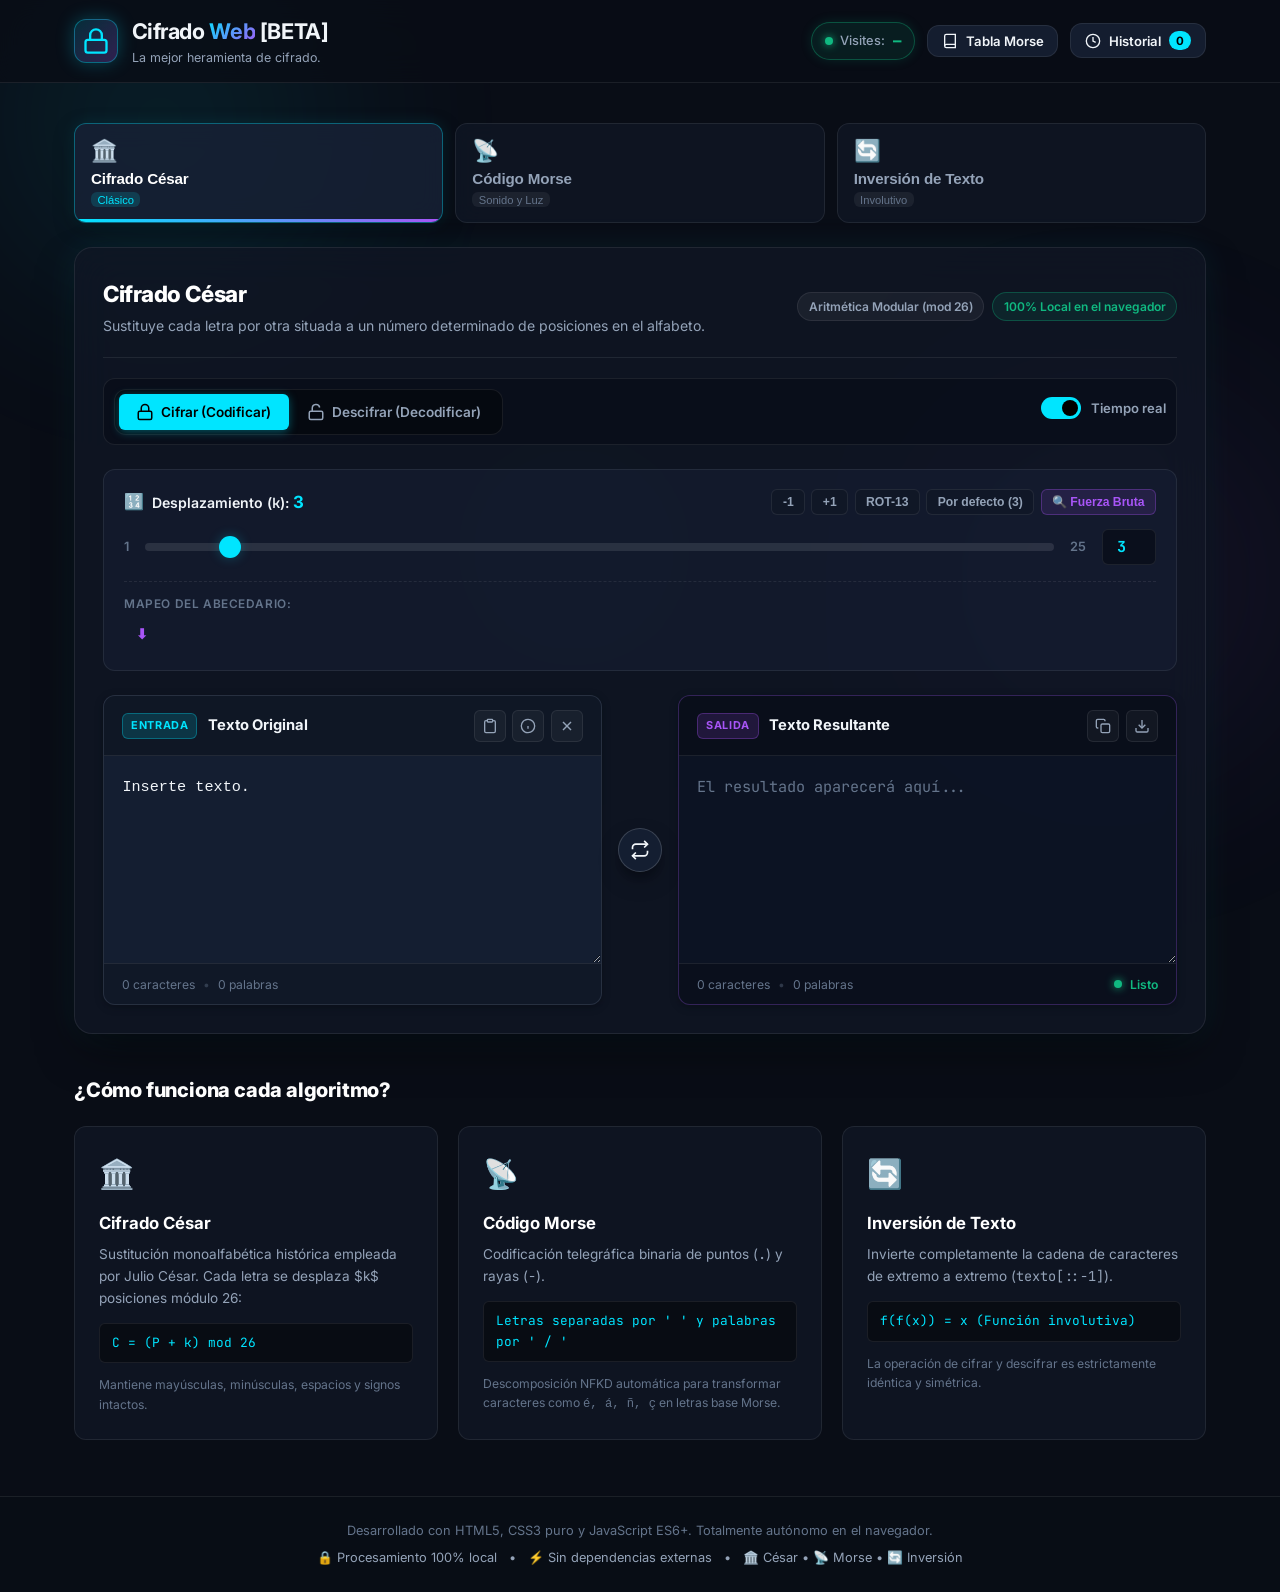
<file: index.html>
<!DOCTYPE html>
<html lang="es">

<head>
  <meta charset="UTF-8">
  <meta name="viewport" content="width=device-width, initial-scale=1.0">
  <meta name="description"
    content="Aplicación web moderna e interactiva para cifrar y descifrar textos utilizando Inversión de texto, Cifrado César y Código Morse con reproducción de audio Web Audio API.">
  <meta name="theme-color" content="#0b0f19">
  <title>Cifrado Web | Herramienta De Cifrado.</title>
  <link rel="icon" type="image/png" href="logoo.png">

  <!-- Google Fonts: Inter & JetBrains Mono -->
  <link rel="preconnect" href="https://fonts.googleapis.com">
  <link rel="preconnect" href="https://fonts.gstatic.com" crossorigin>
  <link
    href="https://fonts.googleapis.com/css2?family=Inter:wght@300;400;500;600;700;800&family=JetBrains+Mono:wght@400;500;700&display=swap"
    rel="stylesheet">

  <!-- Stylesheet -->
  <link rel="stylesheet" href="style.css">
</head>

<body>
  <!-- Ambient background glow elements -->
  <div class="glow-orb orb-1" aria-hidden="true"></div>
  <div class="glow-orb orb-2" aria-hidden="true"></div>
  <div class="glow-orb orb-3" aria-hidden="true"></div>

  <!-- Header -->
  <header class="app-header">
    <div class="header-container">
      <div class="brand">
        <div class="brand-icon">
          <svg width="28" height="28" viewBox="0 0 24 24" fill="none" stroke="currentColor" stroke-width="2"
            stroke-linecap="round" stroke-linejoin="round">
            <rect x="3" y="11" width="18" height="11" rx="2" ry="2"></rect>
            <path d="M7 11V7a5 5 0 0 1 10 0v4"></path>
          </svg>
        </div>
        <div class="brand-text">
          <h1 class="brand-title">Cifrado <span class="gradient-text">Web</span>[BETA]</h1>
          <p class="brand-subtitle">La mejor heramienta de cifrado.</p>
        </div>
      </div>

      <div class="header-actions">
        <!-- Live Visitor Counter Badge -->
        <div id="live-visits-pill" class="live-counter-pill" title="Contador de visitas en tiempo real">
          <span class="live-counter-dot"></span>
          <span class="live-counter-label">Visites:</span>
          <strong id="live-visits-count" class="live-counter-num">—</strong>
        </div>

        <button id="btn-open-morse-modal" class="btn btn-secondary btn-sm" title="Consultar taula de codi Morse">
          <svg width="16" height="16" viewBox="0 0 24 24" fill="none" stroke="currentColor" stroke-width="2">
            <path d="M4 19.5A2.5 2.5 0 0 1 6.5 17H20"></path>
            <path d="M6.5 2H20v20H6.5A2.5 2.5 0 0 1 4 19.5v-15A2.5 2.5 0 0 1 6.5 2z"></path>
          </svg>
          <span>Tabla Morse</span>
        </button>
        <button id="btn-open-history" class="btn btn-secondary btn-sm" title="Historial de conversiones">
          <svg width="16" height="16" viewBox="0 0 24 24" fill="none" stroke="currentColor" stroke-width="2">
            <circle cx="12" cy="12" r="10"></circle>
            <polyline points="12 6 12 12 16 14"></polyline>
          </svg>
          <span>Historial</span>
          <span id="history-badge" class="badge">0</span>
        </button>
      </div>
    </div>
  </header>

  <main class="main-content">
    <div class="container">

      <!-- Algorithm Navigation Tabs -->
      <nav class="algo-tabs" role="tablist" aria-label="Algoritmos de cifrado">
        <button id="tab-cesar" class="tab-btn active" role="tab" aria-selected="true" aria-controls="panel-workbench"
          data-algo="cesar">
          <span class="tab-icon">🏛️</span>
          <span class="tab-label">Cifrado César</span>
          <span class="tab-tag">Clásico</span>
        </button>
        <button id="tab-morse" class="tab-btn" role="tab" aria-selected="false" aria-controls="panel-workbench"
          data-algo="morse">
          <span class="tab-icon">📡</span>
          <span class="tab-label">Código Morse</span>
          <span class="tab-tag">Sonido y Luz</span>
        </button>
        <button id="tab-inversio" class="tab-btn" role="tab" aria-selected="false" aria-controls="panel-workbench"
          data-algo="inversio">
          <span class="tab-icon">🔄</span>
          <span class="tab-label">Inversión de Texto</span>
          <span class="tab-tag">Involutivo</span>
        </button>
      </nav>

      <!-- Main Workbench Card -->
      <section id="panel-workbench" class="workbench-card">

        <!-- Algorithm Info Bar -->
        <div class="algo-info-bar">
          <div class="algo-info-text">
            <h2 id="algo-current-title" class="algo-title">Cifrado César</h2>
            <p id="algo-current-desc" class="algo-description">
              Sustituye cada letra por otra situada a un número determinado de posiciones en el alfabeto.
            </p>
          </div>
          <div class="algo-badges">
            <span id="algo-badge-feature" class="pill-badge">Aritmética Modular (mod 26)</span>
            <span class="pill-badge pill-safe">100% Local en el navegador</span>
          </div>
        </div>

        <!-- Mode Selector: Cifrar / Descifrar & Live mode -->
        <div class="action-bar">
          <div class="mode-toggle-group" role="group" aria-label="Modo de operación">
            <button id="mode-encrypt" class="mode-btn active" data-action="encrypt">
              <svg width="18" height="18" viewBox="0 0 24 24" fill="none" stroke="currentColor" stroke-width="2">
                <rect x="3" y="11" width="18" height="11" rx="2" ry="2"></rect>
                <path d="M7 11V7a5 5 0 0 1 10 0v4"></path>
              </svg>
              <span>Cifrar (Codificar)</span>
            </button>
            <button id="mode-decrypt" class="mode-btn" data-action="decrypt">
              <svg width="18" height="18" viewBox="0 0 24 24" fill="none" stroke="currentColor" stroke-width="2">
                <rect x="3" y="11" width="18" height="11" rx="2" ry="2"></rect>
                <path d="M7 11V7a5 5 0 0 1 9.9-1"></path>
              </svg>
              <span>Descifrar (Decodificar)</span>
            </button>
          </div>

          <div class="action-utilities">
            <label class="toggle-switch" title="Actualizar automáticamente mientras escribes">
              <input type="checkbox" id="live-convert-toggle" checked>
              <span class="slider"></span>
              <span class="toggle-text">Tiempo real</span>
            </label>
          </div>
        </div>

        <!-- Dynamic Algorithm Parameters -->
        <div id="dynamic-params-container" class="params-section">
          <!-- Caesar Parameters -->
          <div id="params-cesar" class="algo-params-panel">
            <div class="param-header">
              <div class="param-title-wrap">
                <span class="param-icon">🔢</span>
                <label for="caesar-shift-slider" class="param-label">
                  Desplazamiento (<span class="code-font">k</span>):
                  <strong id="caesar-shift-value" class="highlight-val">3</strong>
                </label>
              </div>
              <div class="caesar-quick-actions">
                <button id="btn-caesar-minus" class="btn-chip" title="Restar 1">-1</button>
                <button id="btn-caesar-plus" class="btn-chip" title="Sumar 1">+1</button>
                <button id="btn-caesar-rot13" class="btn-chip" title="Aplicar ROT13 (k=13)">ROT-13</button>
                <button id="btn-caesar-reset" class="btn-chip" title="Restablecer a 3">Por defecto (3)</button>
                <button id="btn-caesar-bruteforce" class="btn-chip btn-chip-accent" title="Ver los 25 desplazamientos">
                  🔍 Fuerza Bruta
                </button>
              </div>
            </div>

            <div class="slider-row">
              <span class="slider-min">1</span>
              <input type="range" id="caesar-shift-slider" min="1" max="25" value="3" class="custom-range"
                aria-label="Desplazamiento del cifrado César">
              <span class="slider-max">25</span>
              <input type="number" id="caesar-shift-number" min="1" max="25" value="3" class="num-input"
                aria-label="Valor numérico de desplazamiento">
            </div>

            <!-- Interactive Caesar Alphabet Strip -->
            <div class="caesar-strip-container" title="Visualización del mapeo del alfabeto">
              <div class="strip-label">Mapeo del abecedario:</div>
              <div class="alphabet-track-wrapper">
                <div id="alphabet-original-strip" class="alphabet-strip alphabet-plain"></div>
                <div class="alphabet-arrow">⬇</div>
                <div id="alphabet-shifted-strip" class="alphabet-strip alphabet-cipher"></div>
              </div>
            </div>
          </div>

          <!-- Morse Parameters -->
          <div id="params-morse" class="algo-params-panel hidden">
            <div class="morse-controls-bar">
              <div class="morse-playback-controls">
                <button id="btn-morse-play" class="btn btn-primary" title="Reproducir código Morse en audio">
                  <svg width="18" height="18" viewBox="0 0 24 24" fill="currentColor">
                    <polygon points="5 3 19 12 5 21 5 3"></polygon>
                  </svg>
                  <span>Reproducir Audio</span>
                </button>
                <button id="btn-morse-stop" class="btn btn-secondary hidden" title="Detener reproducción">
                  <svg width="18" height="18" viewBox="0 0 24 24" fill="currentColor">
                    <rect x="6" y="6" width="12" height="12"></rect>
                  </svg>
                  <span>Detener</span>
                </button>

                <!-- Visual Blinker LED -->
                <div class="morse-light-container" title="Indicador de transmisión lumínica">
                  <div id="morse-led" class="morse-led"></div>
                  <span class="morse-led-label">Señal óptica</span>
                </div>
              </div>

              <!-- Speed and Tone settings -->
              <div class="morse-audio-settings">
                <div class="audio-setting-item">
                  <label for="morse-wpm-slider">Velocidad: <span id="morse-wpm-val">15</span> WPM</label>
                  <input type="range" id="morse-wpm-slider" min="5" max="35" value="15" class="custom-range range-sm">
                </div>
                <div class="audio-setting-item">
                  <label for="morse-freq-slider">Frecuencia: <span id="morse-freq-val">650</span> Hz</label>
                  <input type="range" id="morse-freq-slider" min="400" max="950" step="25" value="650"
                    class="custom-range range-sm">
                </div>
              </div>
            </div>
            <div class="morse-tip">
              ℹ️ <em>Nota:</em> La codificación normaliza automáticamente acentos y caracteres diacríticos (Unicode
              NFKD).
              Palabras separadas por <code>/</code> y caracteres por espacio.
            </div>
          </div>

          <!-- Inversion Parameters -->
          <div id="params-inversio" class="algo-params-panel hidden">
            <div class="inversion-options">
              <span class="param-icon">🔃</span>
              <span class="param-label">Tipo de inversión:</span>
              <div class="radio-options-group">
                <label class="radio-chip">
                  <input type="radio" name="inversion-type" value="full" checked>
                  <span>Inversión completa (todo el texto)</span>
                </label>
                <label class="radio-chip">
                  <input type="radio" name="inversion-type" value="words">
                  <span>Mantener orden de palabras (invertir caracteres de cada palabra)</span>
                </label>
                <label class="radio-chip">
                  <input type="radio" name="inversion-type" value="word-order">
                  <span>Invertir solo el orden de las palabras</span>
                </label>
              </div>
            </div>
            <div class="morse-tip">
              ℹ️ <em>Propiedad involutiva:</em> Aplicar la inversión al resultado descifra el texto exactamente a su
              estado
              original ($f(f(x)) = x$).
            </div>
          </div>
        </div>

        <!-- The Core Two-Column Conversion Grid -->
        <div id="standard-conversion-view" class="conversion-grid">

          <!-- Input Card -->
          <div class="io-card">
            <div class="io-header">
              <div class="io-title-wrap">
                <span class="io-badge input-badge">Entrada</span>
                <h3 id="input-label" class="io-title">Texto Original</h3>
              </div>
              <div class="io-actions">
                <button id="btn-paste-input" class="btn-icon" title="Pegar del portapapeles">
                  <svg width="16" height="16" viewBox="0 0 24 24" fill="none" stroke="currentColor" stroke-width="2">
                    <path d="M16 4h2a2 2 0 0 1 2 2v14a2 2 0 0 1-2 2H6a2 2 0 0 1-2-2V6a2 2 0 0 1 2-2h2"></path>
                    <rect x="8" y="2" width="8" height="4" rx="1" ry="1"></rect>
                  </svg>
                </button>
                <button id="btn-sample-input" class="btn-icon" title="Cargar texto de ejemplo">
                  <svg width="16" height="16" viewBox="0 0 24 24" fill="none" stroke="currentColor" stroke-width="2">
                    <circle cx="12" cy="12" r="10"></circle>
                    <line x1="12" y1="16" x2="12" y2="12"></line>
                    <line x1="12" y1="8" x2="12.01" y2="8"></line>
                  </svg>
                </button>
                <button id="btn-clear-input" class="btn-icon btn-icon-danger" title="Limpiar texto de entrada">
                  <svg width="16" height="16" viewBox="0 0 24 24" fill="none" stroke="currentColor" stroke-width="2">
                    <line x1="18" y1="6" x2="6" y2="18"></line>
                    <line x1="6" y1="6" x2="18" y2="18"></line>
                  </svg>
                </button>
              </div>
            </div>

            <div class="io-textarea-wrap">
              <textarea id="text-input" class="io-textarea" placeholder="Escribe o pega el texto aquí..."
                spellcheck="false" rows="7">Inserte texto.</textarea>
            </div>

            <div class="io-footer">
              <div class="text-stats">
                <span id="input-chars-count">0 caracteres</span>
                <span class="dot-separator">•</span>
                <span id="input-words-count">0 palabras</span>
              </div>
              <button id="btn-manual-convert" class="btn btn-primary btn-sm hidden">
                Ejecutar Conversión
              </button>
            </div>
          </div>

          <!-- Swap & Direction Divider -->
          <div class="swap-divider">
            <button id="btn-swap-io" class="btn-swap" title="Intercambiar entrada y salida">
              <svg width="20" height="20" viewBox="0 0 24 24" fill="none" stroke="currentColor" stroke-width="2">
                <polyline points="17 1 21 5 17 9"></polyline>
                <path d="M3 11V9a4 4 0 0 1 4-4h14"></path>
                <polyline points="7 23 3 19 7 15"></polyline>
                <path d="M21 13v2a4 4 0 0 1-4 4H3"></path>
              </svg>
            </button>
          </div>

          <!-- Output Card -->
          <div class="io-card io-card-output">
            <div class="io-header">
              <div class="io-title-wrap">
                <span class="io-badge output-badge">Salida</span>
                <h3 id="output-label" class="io-title">Texto Resultante</h3>
              </div>
              <div class="io-actions">
                <button id="btn-copy-output" class="btn-icon btn-icon-copy" title="Copiar al portapapeles">
                  <svg width="16" height="16" viewBox="0 0 24 24" fill="none" stroke="currentColor" stroke-width="2">
                    <rect x="9" y="9" width="13" height="13" rx="2" ry="2"></rect>
                    <path d="M5 15H4a2 2 0 0 1-2-2V4a2 2 0 0 1 2-2h9a2 2 0 0 1 2 2v1"></path>
                  </svg>
                  <span class="btn-tooltip">¡Copiado!</span>
                </button>
                <button id="btn-download-output" class="btn-icon" title="Descargar como archivo de texto">
                  <svg width="16" height="16" viewBox="0 0 24 24" fill="none" stroke="currentColor" stroke-width="2">
                    <path d="M21 15v4a2 2 0 0 1-2 2H5a2 2 0 0 1-2-2v-4"></path>
                    <polyline points="7 10 12 15 17 10"></polyline>
                    <line x1="12" y1="15" x2="12" y2="3"></line>
                  </svg>
                </button>
              </div>
            </div>

            <div class="io-textarea-wrap">
              <textarea id="text-output" class="io-textarea code-font output-textarea"
                placeholder="El resultado aparecerá aquí..." readonly rows="7"></textarea>
            </div>

            <div class="io-footer">
              <div class="text-stats">
                <span id="output-chars-count">0 caracteres</span>
                <span class="dot-separator">•</span>
                <span id="output-words-count">0 palabras</span>
              </div>
              <div class="output-status-indicator">
                <span class="status-pulse"></span>
                <span id="status-text">Listo</span>
              </div>
            </div>
          </div>

        </div>

      </section>

      <!-- Educational Algorithm Details Section -->
      <section class="info-section">
        <h3 class="section-title">¿Cómo funciona cada algoritmo?</h3>
        <div class="cards-deck">
          <div class="info-card">
            <div class="info-card-icon">🏛️</div>
            <h4 class="info-card-title">Cifrado César</h4>
            <p class="info-card-text">
              Sustitución monoalfabética histórica empleada por Julio César. Cada letra se desplaza $k$ posiciones
              módulo
              26:
            </p>
            <div class="formula-box">
              C = (P + k) mod 26
            </div>
            <p class="info-card-sub">Mantiene mayúsculas, minúsculas, espacios y signos intactos.</p>
          </div>

          <div class="info-card">
            <div class="info-card-icon">📡</div>
            <h4 class="info-card-title">Código Morse</h4>
            <p class="info-card-text">
              Codificación telegráfica binaria de puntos (<span class="code-font">.</span>) y rayas (<span
                class="code-font">-</span>).
            </p>
            <div class="formula-box">
              Letras separadas por ' ' y palabras por ' / '
            </div>
            <p class="info-card-sub">Descomposición NFKD automática para transformar caracteres como
              <code>é, á, ñ, ç</code> en
              letras base Morse.
            </p>
          </div>

          <div class="info-card">
            <div class="info-card-icon">🔄</div>
            <h4 class="info-card-title">Inversión de Texto</h4>
            <p class="info-card-text">
              Invierte completamente la cadena de caracteres de extremo a extremo (<span
                class="code-font">texto[::-1]</span>).
            </p>
            <div class="formula-box">
              f(f(x)) = x (Función involutiva)
            </div>
            <p class="info-card-sub">La operación de cifrar y descifrar es estrictamente idéntica y simétrica.</p>
          </div>
        </div>
      </section>

    </div>
  </main>

  <!-- Modal: Brute Force Caesar -->
  <div id="modal-bruteforce" class="modal-backdrop hidden" role="dialog" aria-modal="true"
    aria-labelledby="modal-bf-title">
    <div class="modal-window">
      <div class="modal-header">
        <div class="modal-title-wrap">
          <span class="modal-icon">🔍</span>
          <h3 id="modal-bf-title" class="modal-title">Descifrado César por Fuerza Bruta</h3>
        </div>
        <button id="btn-close-bf-modal" class="modal-close" aria-label="Cerrar ventana">&times;</button>
      </div>
      <div class="modal-body">
        <p class="modal-hint">
          Se están probando los 25 desplazamientos posibles sobre el texto actual. ¡Haz clic sobre cualquier opción para
          cargarla inmediatamente como resultado!
        </p>
        <div id="bruteforce-results-list" class="bruteforce-list"></div>
      </div>
    </div>
  </div>

  <!-- Modal: Morse Reference Table -->
  <div id="modal-morse" class="modal-backdrop hidden" role="dialog" aria-modal="true"
    aria-labelledby="modal-morse-title">
    <div class="modal-window modal-wide">
      <div class="modal-header">
        <div class="modal-title-wrap">
          <span class="modal-icon">📡</span>
          <h3 id="modal-morse-title" class="modal-title">Tabla Oficial de Código Morse Internacional</h3>
        </div>
        <button id="btn-close-morse-modal" class="modal-close" aria-label="Cerrar ventana">&times;</button>
      </div>
      <div class="modal-body">
        <div class="morse-table-container">
          <!-- Letters A-Z -->
          <div class="morse-category">
            <h4 class="cat-title">Letras (A-Z)</h4>
            <div id="morse-letters-grid" class="morse-grid"></div>
          </div>
          <!-- Numbers 0-9 -->
          <div class="morse-category">
            <h4 class="cat-title">Números (0-9)</h4>
            <div id="morse-numbers-grid" class="morse-grid"></div>
          </div>
          <!-- Punctuation -->
          <div class="morse-category">
            <h4 class="cat-title">Signos de puntuación</h4>
            <div id="morse-symbols-grid" class="morse-grid"></div>
          </div>
        </div>
      </div>
    </div>
  </div>

  <!-- Drawer: History -->
  <aside id="history-drawer" class="drawer hidden" aria-label="Historial de conversiones">
    <div class="drawer-header">
      <div class="drawer-title-wrap">
        <span class="drawer-icon">📜</span>
        <h3 class="drawer-title">Historial de Actividad</h3>
      </div>
      <button id="btn-close-history" class="modal-close" aria-label="Cerrar historial">&times;</button>
    </div>
    <div class="drawer-toolbar">
      <span id="history-count-text">0 elementos guardados</span>
      <button id="btn-clear-history" class="btn-chip btn-chip-danger">Vaciar</button>
    </div>
    <div id="history-list" class="drawer-content">
      <div class="empty-history-state">
        <p>No hay conversiones recientes registradas.</p>
      </div>
    </div>
  </aside>

  <!-- Global Toast Notification -->
  <div id="toast-notification" class="toast" role="status" aria-live="polite">
    <span id="toast-icon" class="toast-icon">✓</span>
    <span id="toast-message" class="toast-message">Operación completada</span>
  </div>

  <!-- Footer -->
  <footer class="app-footer">
    <div class="footer-container">
      <p>Desarrollado con HTML5, CSS3 puro y JavaScript ES6+. Totalmente autónomo en el navegador.</p>
      <div class="footer-links">
        <span>🔒 Procesamiento 100% local</span>
        <span>•</span>
        <span>⚡ Sin dependencias externas</span>
        <span>•</span>
        <span>🏛️ César • 📡 Morse • 🔄 Inversión</span>
      </div>
    </div>
  </footer>

  <!-- App Script -->
  <script src="script.js"></script>
</body>

</html>
</file>
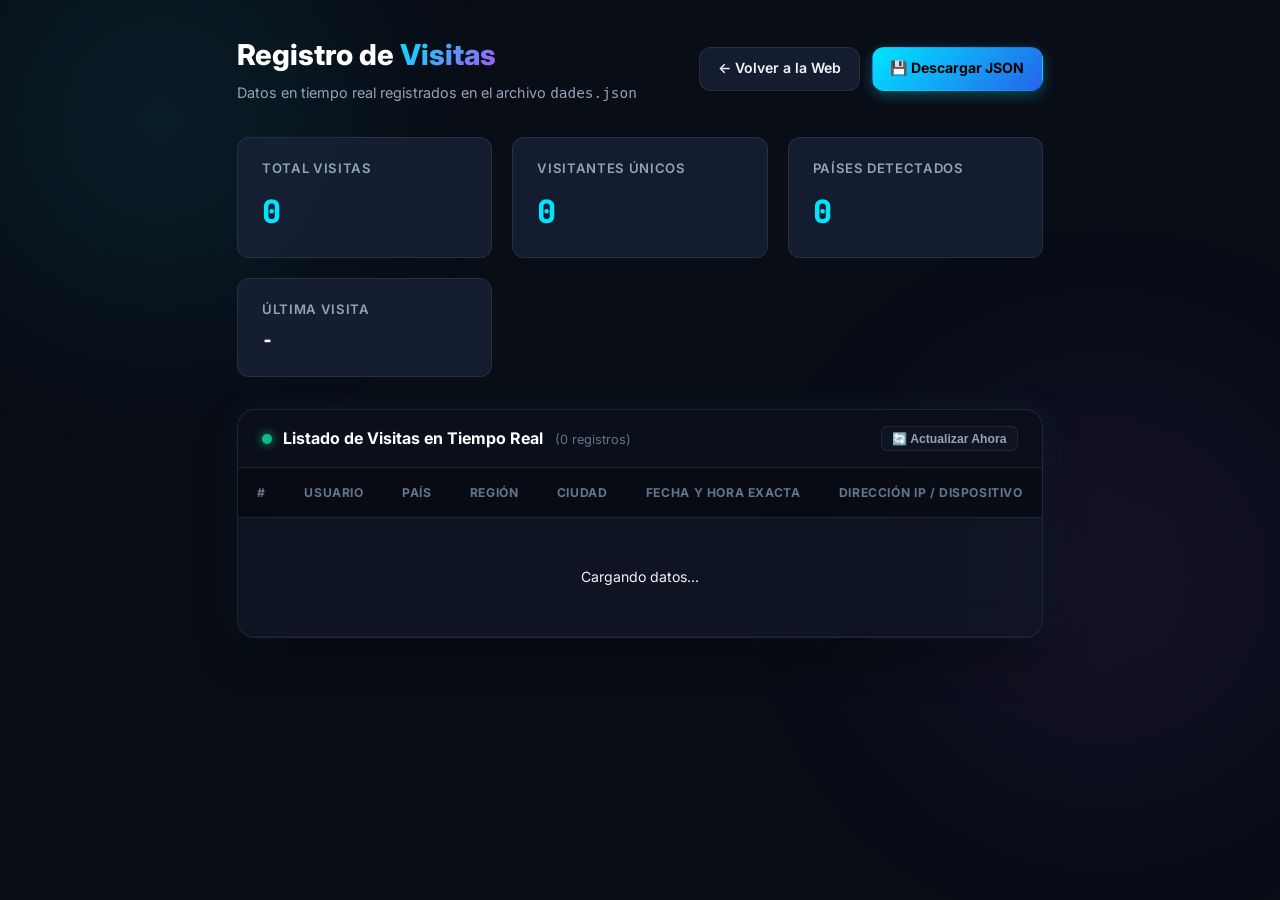
<file: dades/index.html>
<!DOCTYPE html>
<html lang="es">
<head>
  <meta charset="UTF-8">
  <meta name="viewport" content="width=device-width, initial-scale=1.0">
  <meta name="theme-color" content="#090d16">
  <title>Registro de Visitas (/dades) | Cifrado Web</title>
  
  <link rel="preconnect" href="https://fonts.googleapis.com">
  <link rel="preconnect" href="https://fonts.gstatic.com" crossorigin>
  <link href="https://fonts.googleapis.com/css2?family=Inter:wght@400;500;600;700;800&family=JetBrains+Mono:wght@400;500;700&display=swap" rel="stylesheet">
  <link rel="stylesheet" href="/style.css">
  
  <style>
    .dades-container {
      max-width: 1200px;
      margin: 2rem auto;
      padding: 0 1.5rem;
      position: relative;
      z-index: 1;
    }
    .dades-header {
      display: flex;
      align-items: center;
      justify-content: space-between;
      margin-bottom: 2rem;
      flex-wrap: wrap;
      gap: 1rem;
    }
    .dades-title {
      font-size: 1.8rem;
      font-weight: 800;
      color: #fff;
    }
    .dades-subtitle {
      color: var(--text-muted);
      font-size: 0.9rem;
      margin-top: 0.2rem;
    }
    .metrics-grid {
      display: grid;
      grid-template-columns: repeat(auto-fit, minmax(220px, 1fr));
      gap: 1.25rem;
      margin-bottom: 2rem;
    }
    .metric-card {
      background: var(--bg-surface-2);
      border: 1px solid var(--border-subtle);
      border-radius: var(--radius-md);
      padding: 1.25rem 1.5rem;
      display: flex;
      flex-direction: column;
      gap: 0.4rem;
    }
    .metric-val {
      font-size: 2rem;
      font-weight: 800;
      color: var(--cyan-neon);
      font-family: 'JetBrains Mono', monospace;
    }
    .metric-label {
      font-size: 0.82rem;
      font-weight: 600;
      color: var(--text-muted);
      text-transform: uppercase;
      letter-spacing: 0.05em;
    }
    .table-card {
      background: var(--bg-surface-1);
      border: 1px solid var(--border-subtle);
      border-radius: var(--radius-lg);
      box-shadow: var(--shadow-lg);
      overflow: hidden;
      backdrop-filter: blur(20px);
    }
    .table-toolbar {
      display: flex;
      align-items: center;
      justify-content: space-between;
      padding: 1rem 1.5rem;
      background: rgba(0, 0, 0, 0.25);
      border-bottom: 1px solid var(--border-subtle);
      flex-wrap: wrap;
      gap: 0.75rem;
    }
    .table-wrapper {
      overflow-x: auto;
    }
    .custom-table {
      width: 100%;
      border-collapse: collapse;
      text-align: left;
      font-size: 0.88rem;
    }
    .custom-table th {
      background: rgba(0, 0, 0, 0.4);
      padding: 0.9rem 1.2rem;
      font-size: 0.76rem;
      font-weight: 700;
      color: var(--text-dim);
      text-transform: uppercase;
      letter-spacing: 0.05em;
      border-bottom: 1px solid var(--border-subtle);
    }
    .custom-table td {
      padding: 1rem 1.2rem;
      border-bottom: 1px solid rgba(255, 255, 255, 0.04);
      color: var(--text-main);
    }
    .custom-table tr:hover td {
      background: rgba(0, 229, 255, 0.03);
    }
    .badge-tag {
      display: inline-block;
      padding: 0.2rem 0.6rem;
      border-radius: var(--radius-full);
      background: rgba(168, 85, 247, 0.15);
      color: var(--purple-neon);
      border: 1px solid rgba(168, 85, 247, 0.3);
      font-weight: 600;
      font-size: 0.78rem;
    }
    .empty-state {
      text-align: center;
      padding: 3rem 1rem !important;
      color: var(--text-dim);
    }
    .btn-return {
      display: inline-flex;
      align-items: center;
      gap: 0.5rem;
      text-decoration: none;
    }
    .live-pulse-dot {
      width: 10px;
      height: 10px;
      border-radius: 50%;
      background: var(--emerald-neon);
      box-shadow: 0 0 10px var(--emerald-neon);
      display: inline-block;
      margin-right: 0.4rem;
      animation: pulseLive 2s infinite;
    }
    @keyframes pulseLive {
      0%, 100% { opacity: 1; transform: scale(1); }
      50% { opacity: 0.4; transform: scale(0.85); }
    }
  </style>
</head>
<body>
  <div class="glow-orb orb-1"></div>
  <div class="glow-orb orb-2"></div>

  <div class="dades-container">
    <div class="dades-header">
      <div>
        <h1 class="dades-title">Registro de <span class="gradient-text">Visitas</span></h1>
        <p class="dades-subtitle">Datos en tiempo real registrados en el archivo <code>dades.json</code></p>
      </div>
      <div style="display:flex; gap:0.75rem; align-items:center;">
        <a href="/" class="btn btn-secondary btn-return">
          ← Volver a la Web
        </a>
        <a href="/dades.json" download="dades.json" class="btn btn-primary">
          💾 Descargar JSON
        </a>
      </div>
    </div>

    <div class="metrics-grid">
      <div class="metric-card">
        <span class="metric-label">Total Visitas</span>
        <span id="metric-total" class="metric-val">0</span>
      </div>
      <div class="metric-card">
        <span class="metric-label">Visitantes Únicos</span>
        <span id="metric-usuaris" class="metric-val">0</span>
      </div>
      <div class="metric-card">
        <span class="metric-label">Países Detectados</span>
        <span id="metric-paisos" class="metric-val">0</span>
      </div>
      <div class="metric-card">
        <span class="metric-label">Última Visita</span>
        <span id="metric-darrera" class="metric-val" style="font-size:1.15rem; color:#fff;">-</span>
      </div>
    </div>

    <div class="table-card">
      <div class="table-toolbar">
        <div>
          <span class="live-pulse-dot"></span>
          <strong style="color:#fff;">Listado de Visitas en Tiempo Real</strong>
          <span id="registres-count" style="color:var(--text-dim); font-size:0.8rem; margin-left:0.5rem;">(0 registros)</span>
        </div>
        <button id="btn-manual-refresh" class="btn-chip" title="Actualizar">
          🔄 Actualizar Ahora
        </button>
      </div>

      <div class="table-wrapper">
        <table class="custom-table">
          <thead>
            <tr>
              <th>#</th>
              <th>Usuario</th>
              <th>País</th>
              <th>Región</th>
              <th>Ciudad</th>
              <th>Fecha y Hora Exacta</th>
              <th>Dirección IP / Dispositivo</th>
            </tr>
          </thead>
          <tbody id="taula-visites-body">
            <tr>
              <td colspan="7" class="empty-state">Cargando datos...</td>
            </tr>
          </tbody>
        </table>
      </div>
    </div>
  </div>

  <script>
    async function carregarDades() {
      try {
        const resp = await fetch('/dades.json?t=' + Date.now());
        if (!resp.ok) throw new Error('No se puede cargar dades.json');
        const visites = await resp.json();

        // Actualizar métricas
        const total = visites.length;
        const paisosUnics = new Set(visites.map(v => v.pais).filter(Boolean)).size;
        const usuarisUnics = new Set(visites.map(v => v.usuari).filter(Boolean)).size;
        const darrera = total > 0 ? visites[visites.length - 1].data_hora : 'Ninguna visita registrada';

        document.getElementById('metric-total').textContent = total;
        document.getElementById('metric-usuaris').textContent = usuarisUnics;
        document.getElementById('metric-paisos').textContent = paisosUnics;
        document.getElementById('metric-darrera').textContent = darrera;
        document.getElementById('registres-count').textContent = `(${total} registros)`;

        const tbody = document.getElementById('taula-visites-body');
        if (total === 0) {
          tbody.innerHTML = '<tr><td colspan="7" class="empty-state">Aún no se ha registrado ninguna visita en dades.json.</td></tr>';
          return;
        }

        // Mostrar de la más reciente a la más antigua
        tbody.innerHTML = visites.slice().reverse().map((v, i) => {
          const num = total - i;
          return `
            <tr>
              <td class="col-num">${num}</td>
              <td class="col-user"><strong>${escapeHtml(v.usuari || 'Anónimo')}</strong></td>
              <td class="col-pais"><span class="badge-tag">${escapeHtml(v.pais || 'Desconocido')}</span></td>
              <td class="col-geo">${escapeHtml(v.regio || '-')}</td>
              <td class="col-geo">${escapeHtml(v.ciutat || '-')}</td>
              <td class="col-time code-font">${escapeHtml(v.data_hora || '-')}</td>
              <td class="col-meta code-font">${escapeHtml(v.ip || '127.0.0.1')}</td>
            </tr>
          `;
        }).join('');

      } catch (err) {
        console.warn('Error al cargar dades.json:', err);
      }
    }

    function escapeHtml(str) {
      return String(str || '')
        .replace(/&/g, '&amp;')
        .replace(/</g, '&lt;')
        .replace(/>/g, '&gt;')
        .replace(/"/g, '&quot;');
    }

    document.getElementById('btn-manual-refresh').addEventListener('click', carregarDades);

    // Cargar inicialmente y refrescar cada 3 segundos en tiempo real
    carregarDades();
    setInterval(carregarDades, 3000);
  </script>
</body>
</html>
</file>
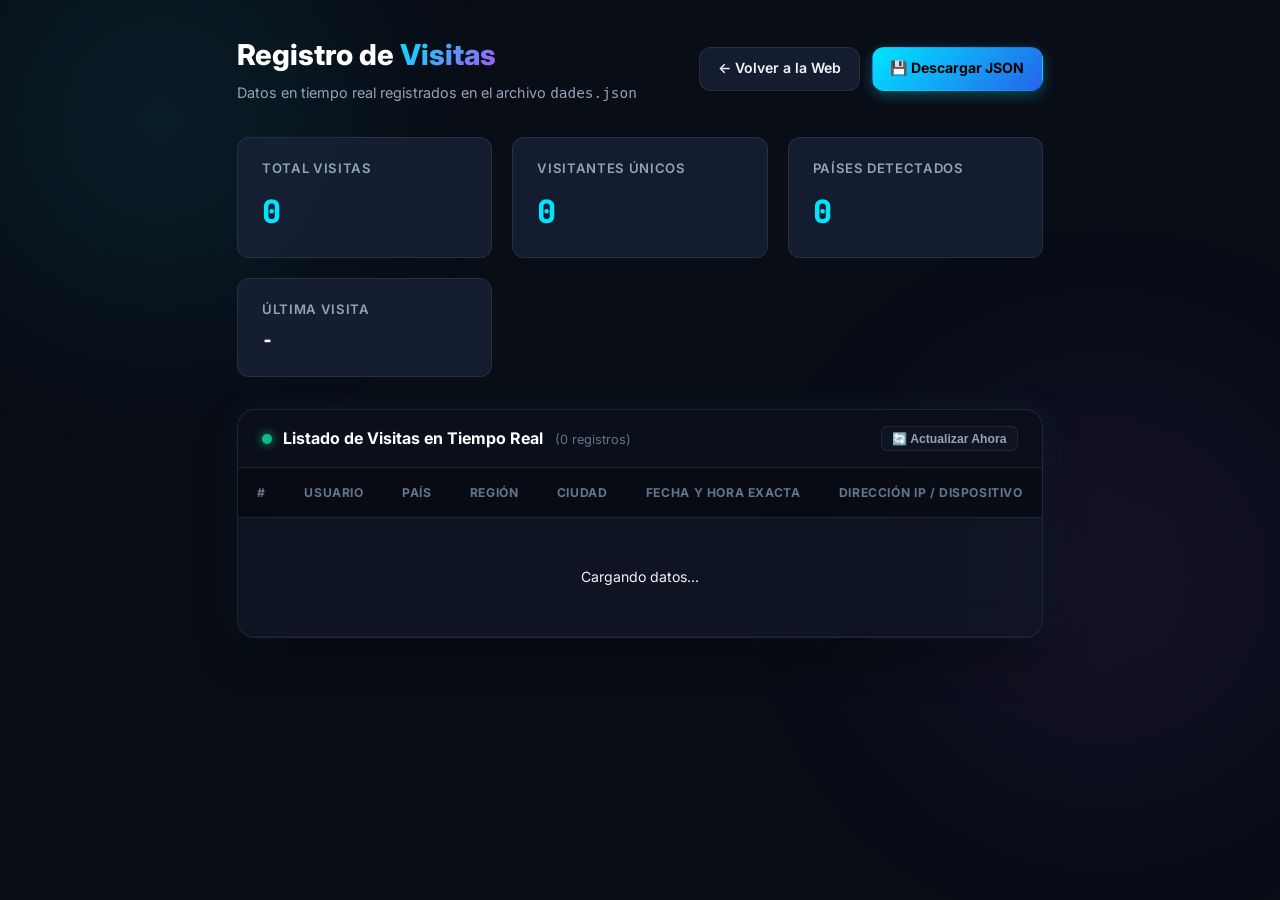
<file: dades.html>
<!DOCTYPE html>
<html lang="es">

<head>
  <meta charset="UTF-8">
  <meta name="viewport" content="width=device-width, initial-scale=1.0">
  <meta name="theme-color" content="#090d16">
  <title>Registro de Visitas (/dades) | Cifrado Web</title>

  <link rel="preconnect" href="https://fonts.googleapis.com">
  <link rel="preconnect" href="https://fonts.gstatic.com" crossorigin>
  <link
    href="https://fonts.googleapis.com/css2?family=Inter:wght@400;500;600;700;800&family=JetBrains+Mono:wght@400;500;700&display=swap"
    rel="stylesheet">
  <link rel="stylesheet" href="/style.css">

  <style>
    .dades-container {
      max-width: 1200px;
      margin: 2rem auto;
      padding: 0 1.5rem;
      position: relative;
      z-index: 1;
    }

    .dades-header {
      display: flex;
      align-items: center;
      justify-content: space-between;
      margin-bottom: 2rem;
      flex-wrap: wrap;
      gap: 1rem;
    }

    .dades-title {
      font-size: 1.8rem;
      font-weight: 800;
      color: #fff;
    }

    .dades-subtitle {
      color: var(--text-muted);
      font-size: 0.9rem;
      margin-top: 0.2rem;
    }

    .metrics-grid {
      display: grid;
      grid-template-columns: repeat(auto-fit, minmax(220px, 1fr));
      gap: 1.25rem;
      margin-bottom: 2rem;
    }

    .metric-card {
      background: var(--bg-surface-2);
      border: 1px solid var(--border-subtle);
      border-radius: var(--radius-md);
      padding: 1.25rem 1.5rem;
      display: flex;
      flex-direction: column;
      gap: 0.4rem;
    }

    .metric-val {
      font-size: 2rem;
      font-weight: 800;
      color: var(--cyan-neon);
      font-family: 'JetBrains Mono', monospace;
    }

    .metric-label {
      font-size: 0.82rem;
      font-weight: 600;
      color: var(--text-muted);
      text-transform: uppercase;
      letter-spacing: 0.05em;
    }

    .table-card {
      background: var(--bg-surface-1);
      border: 1px solid var(--border-subtle);
      border-radius: var(--radius-lg);
      box-shadow: var(--shadow-lg);
      overflow: hidden;
      backdrop-filter: blur(20px);
    }

    .table-toolbar {
      display: flex;
      align-items: center;
      justify-content: space-between;
      padding: 1rem 1.5rem;
      background: rgba(0, 0, 0, 0.25);
      border-bottom: 1px solid var(--border-subtle);
      flex-wrap: wrap;
      gap: 0.75rem;
    }

    .table-wrapper {
      overflow-x: auto;
    }

    .custom-table {
      width: 100%;
      border-collapse: collapse;
      text-align: left;
      font-size: 0.88rem;
    }

    .custom-table th {
      background: rgba(0, 0, 0, 0.4);
      padding: 0.9rem 1.2rem;
      font-size: 0.76rem;
      font-weight: 700;
      color: var(--text-dim);
      text-transform: uppercase;
      letter-spacing: 0.05em;
      border-bottom: 1px solid var(--border-subtle);
    }

    .custom-table td {
      padding: 1rem 1.2rem;
      border-bottom: 1px solid rgba(255, 255, 255, 0.04);
      color: var(--text-main);
    }

    .custom-table tr:hover td {
      background: rgba(0, 229, 255, 0.03);
    }

    .badge-tag {
      display: inline-block;
      padding: 0.2rem 0.6rem;
      border-radius: var(--radius-full);
      background: rgba(168, 85, 247, 0.15);
      color: var(--purple-neon);
      border: 1px solid rgba(168, 85, 247, 0.3);
      font-weight: 600;
      font-size: 0.78rem;
    }

    .empty-state {
      text-align: center;
      padding: 3rem 1rem !important;
      color: var(--text-dim);
    }

    .btn-return {
      display: inline-flex;
      align-items: center;
      gap: 0.5rem;
      text-decoration: none;
    }

    .live-pulse-dot {
      width: 10px;
      height: 10px;
      border-radius: 50%;
      background: var(--emerald-neon);
      box-shadow: 0 0 10px var(--emerald-neon);
      display: inline-block;
      margin-right: 0.4rem;
      animation: pulseLive 2s infinite;
    }

    @keyframes pulseLive {

      0%,
      100% {
        opacity: 1;
        transform: scale(1);
      }

      50% {
        opacity: 0.4;
        transform: scale(0.85);
      }
    }
  </style>
</head>

<body>
  <div class="glow-orb orb-1"></div>
  <div class="glow-orb orb-2"></div>

  <div class="dades-container">
    <div class="dades-header">
      <div>
        <h1 class="dades-title">Registro de <span class="gradient-text">Visitas</span></h1>
        <p class="dades-subtitle">Datos en tiempo real registrados en el archivo <code>dades.json</code></p>
      </div>
      <div style="display:flex; gap:0.75rem; align-items:center;">
        <a href="/" class="btn btn-secondary btn-return">
          ← Volver a la Web
        </a>
        <a href="/dades.json" download="dades.json" class="btn btn-primary">
          💾 Descargar JSON
        </a>
      </div>
    </div>

    <div class="metrics-grid">
      <div class="metric-card">
        <span class="metric-label">Total Visitas</span>
        <span id="metric-total" class="metric-val">0</span>
      </div>
      <div class="metric-card">
        <span class="metric-label">Visitantes Únicos</span>
        <span id="metric-usuaris" class="metric-val">0</span>
      </div>
      <div class="metric-card">
        <span class="metric-label">Países Detectados</span>
        <span id="metric-paisos" class="metric-val">0</span>
      </div>
      <div class="metric-card">
        <span class="metric-label">Última Visita</span>
        <span id="metric-darrera" class="metric-val" style="font-size:1.15rem; color:#fff;">-</span>
      </div>
    </div>

    <div class="table-card">
      <div class="table-toolbar">
        <div>
          <span class="live-pulse-dot"></span>
          <strong style="color:#fff;">Listado de Visitas en Tiempo Real</strong>
          <span id="registres-count" style="color:var(--text-dim); font-size:0.8rem; margin-left:0.5rem;">(0
            registros)</span>
        </div>
        <button id="btn-manual-refresh" class="btn-chip" title="Actualizar">
          🔄 Actualizar Ahora
        </button>
      </div>

      <div class="table-wrapper">
        <table class="custom-table">
          <thead>
            <tr>
              <th>#</th>
              <th>Usuario</th>
              <th>País</th>
              <th>Región</th>
              <th>Ciudad</th>
              <th>Fecha y Hora Exacta</th>
              <th>Dirección IP / Dispositivo</th>
            </tr>
          </thead>
          <tbody id="taula-visites-body">
            <tr>
              <td colspan="7" class="empty-state">Cargando datos...</td>
            </tr>
          </tbody>
        </table>
      </div>
    </div>
  </div>

  <script>
    async function carregarDades() {
      try {
        const resp = await fetch('/dades.json?t=' + Date.now());
        if (!resp.ok) throw new Error('No se puede cargar dades.json');
        const visites = await resp.json();

        // Actualizar métricas
        const total = visites.length;
        const paisosUnics = new Set(visites.map(v => v.pais).filter(Boolean)).size;
        const usuarisUnics = new Set(visites.map(v => v.usuari).filter(Boolean)).size;
        const darrera = total > 0 ? visites[visites.length - 1].data_hora : 'Ninguna visita registrada';

        document.getElementById('metric-total').textContent = total;
        document.getElementById('metric-usuaris').textContent = usuarisUnics;
        document.getElementById('metric-paisos').textContent = paisosUnics;
        document.getElementById('metric-darrera').textContent = darrera;
        document.getElementById('registres-count').textContent = `(${total} registros)`;

        const tbody = document.getElementById('taula-visites-body');
        if (total === 0) {
          tbody.innerHTML = '<tr><td colspan="7" class="empty-state">Aún no se ha registrado ninguna visita en dades.json.</td></tr>';
          return;
        }

        // Mostrar de la más reciente a la más antigua
        tbody.innerHTML = visites.slice().reverse().map((v, i) => {
          const num = total - i;
          return `
            <tr>
              <td class="col-num">${num}</td>
              <td class="col-user"><strong>${escapeHtml(v.usuari || 'Anónimo')}</strong></td>
              <td class="col-pais"><span class="badge-tag">${escapeHtml(v.pais || 'Desconocido')}</span></td>
              <td class="col-geo">${escapeHtml(v.regio || '-')}</td>
              <td class="col-geo">${escapeHtml(v.ciutat || '-')}</td>
              <td class="col-time code-font">${escapeHtml(v.data_hora || '-')}</td>
              <td class="col-meta code-font">${escapeHtml(v.ip || '127.0.0.1')}</td>
            </tr>
          `;
        }).join('');

      } catch (err) {
        console.warn('Error al cargar dades.json:', err);
      }
    }

    function escapeHtml(str) {
      return String(str || '')
        .replace(/&/g, '&amp;')
        .replace(/</g, '&lt;')
        .replace(/>/g, '&gt;')
        .replace(/"/g, '&quot;');
    }

    document.getElementById('btn-manual-refresh').addEventListener('click', carregarDades);

    // Cargar inicialmente y refrescar cada 3 segundos en tiempo real
    carregarDades();
    setInterval(carregarDades, 3000);
  </script>
</body>

</html>
</file>
<file: style.css>
/* ==========================================================================
   CIFRATGE WEB - DESIGN SYSTEM & STYLESHEET
   Aesthetics: Deep Dark Cyber-Cryptographic Glassmorphism
   Typography: Inter & JetBrains Mono
   ========================================================================== */

:root {
  /* Color Palette */
  --bg-core: #090d16;
  --bg-surface-1: rgba(16, 23, 38, 0.75);
  --bg-surface-2: rgba(23, 33, 54, 0.85);
  --bg-surface-hover: rgba(33, 47, 75, 0.9);
  --bg-input: rgba(10, 15, 26, 0.85);

  /* Borders & Dividers */
  --border-subtle: rgba(255, 255, 255, 0.08);
  --border-light: rgba(255, 255, 255, 0.16);
  --border-accent: rgba(0, 229, 255, 0.35);

  /* Primary Neon & Accent Tokens */
  --cyan-neon: #00e5ff;
  --cyan-glow: rgba(0, 229, 255, 0.25);
  --blue-accent: #3b82f6;
  --purple-neon: #a855f7;
  --purple-glow: rgba(168, 85, 247, 0.25);
  --emerald-neon: #10b981;
  --emerald-glow: rgba(16, 185, 129, 0.25);
  --amber-neon: #f59e0b;
  --rose-neon: #f43f5e;

  /* Typography Colors */
  --text-main: #f1f5f9;
  --text-muted: #94a3b8;
  --text-dim: #64748b;

  /* Elevation Shadows */
  --shadow-sm: 0 2px 8px rgba(0, 0, 0, 0.25);
  --shadow-md: 0 10px 25px -5px rgba(0, 0, 0, 0.4), 0 8px 10px -6px rgba(0, 0, 0, 0.3);
  --shadow-lg: 0 20px 45px -10px rgba(0, 0, 0, 0.6), 0 0 35px rgba(0, 229, 255, 0.08);
  --shadow-glow: 0 0 20px var(--cyan-glow);

  /* Transitions & Animation Timings */
  --transition-fast: 0.15s cubic-bezier(0.4, 0, 0.2, 1);
  --transition-normal: 0.25s cubic-bezier(0.4, 0, 0.2, 1);
  --transition-bounce: 0.35s cubic-bezier(0.34, 1.56, 0.64, 1);

  /* Radii */
  --radius-sm: 6px;
  --radius-md: 12px;
  --radius-lg: 18px;
  --radius-full: 9999px;
}

/* Base Reset & Core Setup */
*, *::before, *::after {
  box-sizing: border-box;
  margin: 0;
  padding: 0;
}

html {
  font-size: 16px;
  scroll-behavior: smooth;
}

body {
  font-family: 'Inter', -apple-system, BlinkMacSystemFont, 'Segoe UI', Roboto, sans-serif;
  background-color: var(--bg-core);
  color: var(--text-main);
  min-height: 100vh;
  line-height: 1.6;
  position: relative;
  overflow-x: hidden;
  display: flex;
  flex-direction: column;
}

/* Ambient Glowing Background Orbs */
.glow-orb {
  position: fixed;
  border-radius: 50%;
  filter: blur(110px);
  pointer-events: none;
  z-index: 0;
  opacity: 0.45;
  will-change: transform;
}

.orb-1 {
  width: 480px;
  height: 480px;
  background: radial-gradient(circle, rgba(0, 229, 255, 0.35) 0%, rgba(59, 130, 246, 0) 70%);
  top: -120px;
  left: -80px;
  animation: floatOrb 22s ease-in-out infinite alternate;
}

.orb-2 {
  width: 550px;
  height: 550px;
  background: radial-gradient(circle, rgba(168, 85, 247, 0.3) 0%, rgba(139, 92, 246, 0) 70%);
  bottom: 5%;
  right: -100px;
  animation: floatOrb 28s ease-in-out infinite alternate-reverse;
}

.orb-3 {
  width: 380px;
  height: 380px;
  background: radial-gradient(circle, rgba(16, 185, 129, 0.2) 0%, rgba(16, 185, 129, 0) 70%);
  top: 40%;
  left: 30%;
  animation: floatOrb 35s ease-in-out infinite alternate;
}

@keyframes floatOrb {
  0% { transform: translate(0, 0) scale(1); }
  50% { transform: translate(30px, 40px) scale(1.08); }
  100% { transform: translate(-25px, -35px) scale(0.95); }
}

/* Layout Container */
.container {
  width: 100%;
  max-width: 1180px;
  margin: 0 auto;
  padding: 0 1.5rem;
  position: relative;
  z-index: 1;
}

.code-font {
  font-family: 'JetBrains Mono', monospace;
}

/* Typography & Gradient Accents */
.gradient-text {
  background: linear-gradient(135deg, var(--cyan-neon) 0%, var(--purple-neon) 100%);
  -webkit-background-clip: text;
  -webkit-text-fill-color: transparent;
  background-clip: text;
}

/* App Header */
.app-header {
  position: sticky;
  top: 0;
  z-index: 40;
  background: rgba(9, 13, 22, 0.8);
  backdrop-filter: blur(16px);
  -webkit-backdrop-filter: blur(16px);
  border-bottom: 1px solid var(--border-subtle);
  padding: 0.85rem 0;
}

.header-container {
  max-width: 1180px;
  margin: 0 auto;
  padding: 0 1.5rem;
  display: flex;
  align-items: center;
  justify-content: space-between;
}

.brand {
  display: flex;
  align-items: center;
  gap: 0.85rem;
}

.brand-icon {
  width: 44px;
  height: 44px;
  border-radius: var(--radius-md);
  background: linear-gradient(135deg, rgba(0, 229, 255, 0.15), rgba(168, 85, 247, 0.25));
  border: 1px solid var(--border-accent);
  display: flex;
  align-items: center;
  justify-content: center;
  color: var(--cyan-neon);
  box-shadow: 0 0 18px var(--cyan-glow);
  transition: transform var(--transition-normal);
}

.brand:hover .brand-icon {
  transform: rotate(-6deg) scale(1.05);
}

.brand-title {
  font-size: 1.35rem;
  font-weight: 700;
  letter-spacing: -0.02em;
  color: var(--text-main);
  display: flex;
  align-items: center;
  gap: 0.3rem;
}

.brand-subtitle {
  font-size: 0.78rem;
  color: var(--text-muted);
}

.header-actions {
  display: flex;
  align-items: center;
  gap: 0.75rem;
}

/* Live Visitor Counter Pill */
.live-counter-pill {
  display: inline-flex;
  align-items: center;
  gap: 0.45rem;
  padding: 0.4rem 0.85rem;
  background: rgba(16, 185, 129, 0.1);
  border: 1px solid rgba(16, 185, 129, 0.35);
  border-radius: var(--radius-full);
  font-size: 0.8rem;
  color: #fff;
  box-shadow: 0 0 12px rgba(16, 185, 129, 0.15);
  user-select: none;
  animation: fadeIn 0.4s ease;
}

.live-counter-dot {
  width: 8px;
  height: 8px;
  border-radius: 50%;
  background: var(--emerald-neon);
  box-shadow: 0 0 8px var(--emerald-neon);
  animation: pulseLiveDot 2s infinite ease-in-out;
}

@keyframes pulseLiveDot {
  0%, 100% {
    transform: scale(1);
    opacity: 1;
  }
  50% {
    transform: scale(0.75);
    opacity: 0.4;
  }
}

.live-counter-label {
  color: var(--text-muted);
  font-weight: 500;
}

.live-counter-num {
  color: var(--emerald-neon);
  font-family: 'JetBrains Mono', monospace;
  font-weight: 800;
  font-size: 0.88rem;
}


/* Badges */
.badge {
  background: var(--cyan-neon);
  color: #000;
  font-size: 0.72rem;
  font-weight: 700;
  padding: 0.15rem 0.45rem;
  border-radius: var(--radius-full);
}

.pill-badge {
  font-size: 0.75rem;
  font-weight: 600;
  padding: 0.25rem 0.65rem;
  border-radius: var(--radius-full);
  background: rgba(255, 255, 255, 0.05);
  border: 1px solid var(--border-subtle);
  color: var(--text-muted);
}

.pill-safe {
  background: rgba(16, 185, 129, 0.1);
  color: var(--emerald-neon);
  border-color: rgba(16, 185, 129, 0.3);
}

/* Buttons */
.btn {
  display: inline-flex;
  align-items: center;
  justify-content: center;
  gap: 0.5rem;
  padding: 0.6rem 1.1rem;
  font-size: 0.88rem;
  font-weight: 600;
  border-radius: var(--radius-md);
  border: 1px solid transparent;
  cursor: pointer;
  transition: all var(--transition-fast);
  text-decoration: none;
  font-family: inherit;
}

.btn-primary {
  background: linear-gradient(135deg, var(--cyan-neon) 0%, #2563eb 100%);
  color: #000;
  font-weight: 700;
  box-shadow: 0 4px 14px rgba(0, 229, 255, 0.3);
}

.btn-primary:hover {
  transform: translateY(-1px);
  box-shadow: 0 6px 20px rgba(0, 229, 255, 0.45);
}

.btn-primary:active {
  transform: translateY(1px);
}

.btn-secondary {
  background: var(--bg-surface-2);
  color: var(--text-main);
  border-color: var(--border-subtle);
}

.btn-secondary:hover {
  background: var(--bg-surface-hover);
  border-color: var(--border-light);
  color: #fff;
}

.btn-sm {
  padding: 0.45rem 0.85rem;
  font-size: 0.82rem;
}

.btn-chip {
  padding: 0.3rem 0.65rem;
  background: var(--bg-surface-1);
  border: 1px solid var(--border-subtle);
  color: var(--text-muted);
  border-radius: var(--radius-sm);
  font-size: 0.76rem;
  font-weight: 600;
  cursor: pointer;
  transition: all var(--transition-fast);
}

.btn-chip:hover {
  background: var(--bg-surface-hover);
  color: var(--cyan-neon);
  border-color: var(--border-accent);
}

.btn-chip-accent {
  background: rgba(168, 85, 247, 0.12);
  color: var(--purple-neon);
  border-color: rgba(168, 85, 247, 0.3);
}

.btn-chip-accent:hover {
  background: rgba(168, 85, 247, 0.25);
  color: #fff;
}

.btn-chip-danger {
  color: var(--rose-neon);
  border-color: rgba(244, 63, 94, 0.3);
}

.btn-chip-danger:hover {
  background: rgba(244, 63, 94, 0.15);
  color: #fff;
}

.btn-icon {
  width: 32px;
  height: 32px;
  display: inline-flex;
  align-items: center;
  justify-content: center;
  border-radius: var(--radius-sm);
  background: rgba(255, 255, 255, 0.04);
  border: 1px solid var(--border-subtle);
  color: var(--text-muted);
  cursor: pointer;
  transition: all var(--transition-fast);
  position: relative;
}

.btn-icon:hover {
  background: rgba(255, 255, 255, 0.1);
  color: var(--text-main);
  border-color: var(--border-light);
}

.btn-icon-danger:hover {
  background: rgba(244, 63, 94, 0.2);
  color: var(--rose-neon);
  border-color: rgba(244, 63, 94, 0.4);
}

.btn-icon-copy:hover {
  color: var(--cyan-neon);
}

.btn-tooltip {
  position: absolute;
  top: -28px;
  right: 0;
  background: var(--cyan-neon);
  color: #000;
  font-size: 0.7rem;
  font-weight: 700;
  padding: 0.15rem 0.45rem;
  border-radius: var(--radius-sm);
  opacity: 0;
  transform: translateY(4px);
  pointer-events: none;
  transition: all var(--transition-fast);
  white-space: nowrap;
}

.btn-icon-copy.copied .btn-tooltip {
  opacity: 1;
  transform: translateY(0);
}

/* Main Content Area */
.main-content {
  flex: 1;
  padding: 2.5rem 0 3.5rem;
}

/* Algorithm Navigation Tabs */
.algo-tabs {
  display: grid;
  grid-template-columns: repeat(3, 1fr);
  gap: 0.75rem;
  margin-bottom: 1.5rem;
}

.tab-btn {
  background: var(--bg-surface-1);
  backdrop-filter: blur(12px);
  border: 1px solid var(--border-subtle);
  border-radius: var(--radius-md);
  padding: 0.9rem 1rem;
  display: flex;
  flex-direction: column;
  align-items: flex-start;
  gap: 0.35rem;
  cursor: pointer;
  position: relative;
  overflow: hidden;
  transition: all var(--transition-normal);
  color: var(--text-muted);
}

.tab-btn::after {
  content: '';
  position: absolute;
  bottom: 0;
  left: 0;
  width: 100%;
  height: 3px;
  background: linear-gradient(90deg, var(--cyan-neon), var(--purple-neon));
  transform: scaleX(0);
  transition: transform var(--transition-normal);
}

.tab-btn:hover {
  background: var(--bg-surface-hover);
  border-color: var(--border-light);
  color: var(--text-main);
  transform: translateY(-2px);
}

.tab-btn.active {
  background: var(--bg-surface-2);
  border-color: var(--border-accent);
  color: #fff;
  box-shadow: 0 6px 20px rgba(0, 0, 0, 0.35), 0 0 16px rgba(0, 229, 255, 0.12);
}

.tab-btn.active::after {
  transform: scaleX(1);
}

.tab-icon {
  font-size: 1.35rem;
}

.tab-label {
  font-size: 0.95rem;
  font-weight: 700;
  letter-spacing: -0.01em;
}

.tab-tag {
  font-size: 0.7rem;
  padding: 0.1rem 0.4rem;
  border-radius: var(--radius-sm);
  background: rgba(255, 255, 255, 0.06);
  color: var(--text-dim);
}

.tab-btn.active .tab-tag {
  background: rgba(0, 229, 255, 0.15);
  color: var(--cyan-neon);
}

/* Workbench Card */
.workbench-card {
  background: var(--bg-surface-1);
  backdrop-filter: blur(20px);
  -webkit-backdrop-filter: blur(20px);
  border: 1px solid var(--border-subtle);
  border-radius: var(--radius-lg);
  box-shadow: var(--shadow-lg);
  padding: 1.75rem;
  margin-bottom: 2.5rem;
  transition: border-color var(--transition-normal);
}

.workbench-card:hover {
  border-color: rgba(255, 255, 255, 0.14);
}

/* Algo Info Bar */
.algo-info-bar {
  display: flex;
  align-items: center;
  justify-content: space-between;
  padding-bottom: 1.25rem;
  border-bottom: 1px solid var(--border-subtle);
  margin-bottom: 1.25rem;
  flex-wrap: wrap;
  gap: 1rem;
}

.algo-title {
  font-size: 1.4rem;
  font-weight: 800;
  letter-spacing: -0.02em;
  color: #fff;
  margin-bottom: 0.2rem;
}

.algo-description {
  font-size: 0.88rem;
  color: var(--text-muted);
}

.algo-badges {
  display: flex;
  align-items: center;
  gap: 0.5rem;
}

/* Action Bar & Mode Switcher */
.action-bar {
  display: flex;
  align-items: center;
  justify-content: space-between;
  padding: 0.6rem;
  background: var(--bg-input);
  border-radius: var(--radius-md);
  border: 1px solid var(--border-subtle);
  margin-bottom: 1.5rem;
  flex-wrap: wrap;
  gap: 0.75rem;
}

.mode-toggle-group {
  display: inline-flex;
  background: rgba(0, 0, 0, 0.35);
  padding: 0.25rem;
  border-radius: var(--radius-md);
  border: 1px solid var(--border-subtle);
}

.mode-btn {
  display: flex;
  align-items: center;
  gap: 0.45rem;
  padding: 0.55rem 1.1rem;
  border-radius: var(--radius-sm);
  background: transparent;
  color: var(--text-muted);
  border: none;
  font-size: 0.85rem;
  font-weight: 600;
  cursor: pointer;
  transition: all var(--transition-fast);
  font-family: inherit;
}

.mode-btn:hover {
  color: var(--text-main);
}

.mode-btn.active {
  background: var(--cyan-neon);
  color: #000;
  box-shadow: 0 2px 10px rgba(0, 229, 255, 0.35);
}

/* Toggle Switch (Live conversion) */
.toggle-switch {
  display: inline-flex;
  align-items: center;
  gap: 0.65rem;
  cursor: pointer;
  user-select: none;
}

.toggle-switch input {
  display: none;
}

.toggle-switch .slider {
  width: 40px;
  height: 22px;
  background: rgba(255, 255, 255, 0.15);
  border-radius: var(--radius-full);
  position: relative;
  transition: background var(--transition-normal);
}

.toggle-switch .slider::before {
  content: '';
  position: absolute;
  width: 16px;
  height: 16px;
  border-radius: 50%;
  background: #fff;
  top: 3px;
  left: 3px;
  transition: transform var(--transition-bounce);
}

.toggle-switch input:checked + .slider {
  background: var(--cyan-neon);
}

.toggle-switch input:checked + .slider::before {
  transform: translateX(18px);
  background: #000;
}

.toggle-text {
  font-size: 0.82rem;
  font-weight: 600;
  color: var(--text-muted);
}

/* Parameters Section */
.params-section {
  margin-bottom: 1.5rem;
}

.algo-params-panel {
  background: rgba(23, 33, 54, 0.5);
  border: 1px solid var(--border-subtle);
  border-radius: var(--radius-md);
  padding: 1.15rem 1.25rem;
  animation: fadeIn 0.3s ease;
}

@keyframes fadeIn {
  from { opacity: 0; transform: translateY(6px); }
  to { opacity: 1; transform: translateY(0); }
}

.param-header {
  display: flex;
  align-items: center;
  justify-content: space-between;
  margin-bottom: 0.85rem;
  flex-wrap: wrap;
  gap: 0.75rem;
}

.param-title-wrap {
  display: flex;
  align-items: center;
  gap: 0.5rem;
}

.param-label {
  font-size: 0.88rem;
  font-weight: 600;
  color: var(--text-main);
}

.highlight-val {
  color: var(--cyan-neon);
  font-size: 1.05rem;
}

.caesar-quick-actions {
  display: flex;
  align-items: center;
  gap: 0.4rem;
  flex-wrap: wrap;
}

.slider-row {
  display: flex;
  align-items: center;
  gap: 1rem;
}

.slider-min, .slider-max {
  font-size: 0.8rem;
  font-weight: 600;
  color: var(--text-dim);
}

/* Custom Range Input */
.custom-range {
  flex: 1;
  -webkit-appearance: none;
  appearance: none;
  height: 8px;
  background: rgba(255, 255, 255, 0.1);
  border-radius: var(--radius-full);
  outline: none;
}

.custom-range::-webkit-slider-thumb {
  -webkit-appearance: none;
  appearance: none;
  width: 22px;
  height: 22px;
  border-radius: 50%;
  background: var(--cyan-neon);
  cursor: pointer;
  box-shadow: 0 0 12px var(--cyan-glow);
  transition: transform var(--transition-fast);
}

.custom-range::-webkit-slider-thumb:hover {
  transform: scale(1.15);
}

.num-input {
  width: 54px;
  padding: 0.4rem;
  background: var(--bg-input);
  border: 1px solid var(--border-subtle);
  border-radius: var(--radius-sm);
  color: var(--cyan-neon);
  font-family: 'JetBrains Mono', monospace;
  font-size: 0.95rem;
  font-weight: 700;
  text-align: center;
  outline: none;
}

.num-input:focus {
  border-color: var(--cyan-neon);
}

/* Interactive Caesar Alphabet Mapping Strip */
.caesar-strip-container {
  margin-top: 1rem;
  padding-top: 0.85rem;
  border-top: 1px dashed var(--border-subtle);
}

.strip-label {
  font-size: 0.74rem;
  font-weight: 600;
  color: var(--text-dim);
  text-transform: uppercase;
  letter-spacing: 0.05em;
  margin-bottom: 0.5rem;
}

.alphabet-track-wrapper {
  display: flex;
  align-items: center;
  gap: 0.75rem;
  overflow-x: auto;
  padding-bottom: 0.4rem;
}

.alphabet-strip {
  display: flex;
  gap: 4px;
}

.alpha-cell {
  width: 26px;
  height: 28px;
  display: flex;
  align-items: center;
  justify-content: center;
  font-family: 'JetBrains Mono', monospace;
  font-size: 0.78rem;
  font-weight: 700;
  border-radius: var(--radius-sm);
  background: rgba(255, 255, 255, 0.04);
  color: var(--text-muted);
  border: 1px solid rgba(255, 255, 255, 0.05);
  user-select: none;
}

.alphabet-cipher .alpha-cell {
  background: rgba(0, 229, 255, 0.1);
  color: var(--cyan-neon);
  border-color: rgba(0, 229, 255, 0.25);
}

.alphabet-arrow {
  color: var(--purple-neon);
  font-weight: 700;
  font-size: 0.9rem;
}

/* Morse Controls Bar */
.morse-controls-bar {
  display: flex;
  align-items: center;
  justify-content: space-between;
  flex-wrap: wrap;
  gap: 1.25rem;
}

.morse-playback-controls {
  display: flex;
  align-items: center;
  gap: 1rem;
}

.morse-light-container {
  display: flex;
  align-items: center;
  gap: 0.65rem;
  background: rgba(0, 0, 0, 0.35);
  padding: 0.45rem 0.85rem;
  border-radius: var(--radius-md);
  border: 1px solid var(--border-subtle);
}

.morse-led {
  width: 16px;
  height: 16px;
  border-radius: 50%;
  background: #334155;
  border: 2px solid #475569;
  transition: all 0.05s ease;
}

.morse-led.active {
  background: #facc15;
  border-color: #fef08a;
  box-shadow: 0 0 20px #facc15, 0 0 40px #f59e0b;
}

.morse-led-label {
  font-size: 0.76rem;
  font-weight: 600;
  color: var(--text-muted);
}

.morse-audio-settings {
  display: flex;
  align-items: center;
  gap: 1.25rem;
  flex-wrap: wrap;
}

.audio-setting-item {
  display: flex;
  flex-direction: column;
  gap: 0.3rem;
  font-size: 0.76rem;
  font-weight: 600;
  color: var(--text-muted);
}

.range-sm {
  width: 120px;
}

.morse-tip {
  margin-top: 0.85rem;
  font-size: 0.78rem;
  color: var(--text-dim);
}

.morse-tip code {
  background: rgba(255, 255, 255, 0.08);
  padding: 0.15rem 0.35rem;
  border-radius: var(--radius-sm);
  color: var(--cyan-neon);
}

/* Inversion Radio Options */
.inversion-options {
  display: flex;
  align-items: center;
  gap: 0.75rem;
  flex-wrap: wrap;
}

.radio-options-group {
  display: flex;
  gap: 0.65rem;
  flex-wrap: wrap;
}

.radio-chip {
  display: inline-flex;
  align-items: center;
  gap: 0.45rem;
  padding: 0.4rem 0.85rem;
  background: var(--bg-input);
  border: 1px solid var(--border-subtle);
  border-radius: var(--radius-sm);
  font-size: 0.8rem;
  color: var(--text-muted);
  cursor: pointer;
  transition: all var(--transition-fast);
}

.radio-chip:hover {
  border-color: var(--border-light);
  color: var(--text-main);
}

.radio-chip input:checked + span {
  color: var(--cyan-neon);
  font-weight: 600;
}

/* Conversion Grid (Two-column layout) */
.conversion-grid {
  display: grid;
  grid-template-columns: 1fr auto 1fr;
  gap: 1rem;
  align-items: stretch;
}

.io-card {
  background: var(--bg-surface-2);
  border: 1px solid var(--border-subtle);
  border-radius: var(--radius-md);
  display: flex;
  flex-direction: column;
  overflow: hidden;
  box-shadow: var(--shadow-sm);
  transition: border-color var(--transition-fast);
}

.io-card:focus-within {
  border-color: var(--cyan-neon);
  box-shadow: 0 0 18px var(--cyan-glow);
}

.io-card-output {
  background: rgba(14, 21, 37, 0.85);
  border-color: rgba(168, 85, 247, 0.25);
}

.io-card-output:focus-within {
  border-color: var(--purple-neon);
  box-shadow: 0 0 18px var(--purple-glow);
}

.io-header {
  display: flex;
  align-items: center;
  justify-content: space-between;
  padding: 0.85rem 1.15rem;
  background: rgba(0, 0, 0, 0.25);
  border-bottom: 1px solid var(--border-subtle);
}

.io-title-wrap {
  display: flex;
  align-items: center;
  gap: 0.65rem;
}

.io-title {
  font-size: 0.92rem;
  font-weight: 700;
  color: var(--text-main);
}

.io-badge {
  font-size: 0.68rem;
  font-weight: 700;
  text-transform: uppercase;
  letter-spacing: 0.05em;
  padding: 0.2rem 0.5rem;
  border-radius: var(--radius-sm);
}

.input-badge {
  background: rgba(0, 229, 255, 0.15);
  color: var(--cyan-neon);
  border: 1px solid rgba(0, 229, 255, 0.3);
}

.output-badge {
  background: rgba(168, 85, 247, 0.15);
  color: var(--purple-neon);
  border: 1px solid rgba(168, 85, 247, 0.3);
}

.io-actions {
  display: flex;
  align-items: center;
  gap: 0.4rem;
}

.io-textarea-wrap {
  flex: 1;
  display: flex;
}

.io-textarea {
  width: 100%;
  background: transparent;
  border: none;
  outline: none;
  padding: 1.15rem;
  font-size: 0.95rem;
  color: var(--text-main);
  resize: vertical;
  min-height: 160px;
  line-height: 1.6;
}

.io-textarea::placeholder {
  color: var(--text-dim);
}

.output-textarea {
  color: #a5f3fc;
  cursor: text;
}

.io-footer {
  display: flex;
  align-items: center;
  justify-content: space-between;
  padding: 0.65rem 1.15rem;
  background: rgba(0, 0, 0, 0.2);
  border-top: 1px solid var(--border-subtle);
  font-size: 0.76rem;
  color: var(--text-dim);
}

.text-stats {
  display: flex;
  align-items: center;
  gap: 0.5rem;
}

.dot-separator {
  opacity: 0.4;
}

.output-status-indicator {
  display: flex;
  align-items: center;
  gap: 0.45rem;
  font-weight: 600;
  color: var(--emerald-neon);
}

.status-pulse {
  width: 8px;
  height: 8px;
  border-radius: 50%;
  background: var(--emerald-neon);
  box-shadow: 0 0 8px var(--emerald-neon);
}

/* Swap Button & Divider */
.swap-divider {
  display: flex;
  align-items: center;
  justify-content: center;
}

.btn-swap {
  width: 44px;
  height: 44px;
  border-radius: 50%;
  background: var(--bg-surface-2);
  border: 1px solid var(--border-light);
  color: var(--text-main);
  display: flex;
  align-items: center;
  justify-content: center;
  cursor: pointer;
  box-shadow: var(--shadow-md);
  transition: all var(--transition-normal);
}

.btn-swap:hover {
  background: var(--cyan-neon);
  color: #000;
  transform: rotate(180deg) scale(1.1);
  box-shadow: 0 0 20px var(--cyan-glow);
}

/* Educational Info Section */
.info-section {
  margin-top: 1rem;
}

.section-title {
  font-size: 1.25rem;
  font-weight: 800;
  letter-spacing: -0.01em;
  margin-bottom: 1.25rem;
  color: #fff;
}

.cards-deck {
  display: grid;
  grid-template-columns: repeat(3, 1fr);
  gap: 1.25rem;
}

.info-card {
  background: var(--bg-surface-1);
  border: 1px solid var(--border-subtle);
  border-radius: var(--radius-md);
  padding: 1.5rem;
  backdrop-filter: blur(14px);
  transition: transform var(--transition-normal);
}

.info-card:hover {
  transform: translateY(-4px);
  border-color: var(--border-light);
}

.info-card-icon {
  font-size: 1.8rem;
  margin-bottom: 0.75rem;
}

.info-card-title {
  font-size: 1.05rem;
  font-weight: 700;
  margin-bottom: 0.5rem;
  color: #fff;
}

.info-card-text {
  font-size: 0.85rem;
  color: var(--text-muted);
  margin-bottom: 0.85rem;
}

.formula-box {
  background: rgba(0, 0, 0, 0.4);
  padding: 0.55rem 0.75rem;
  border-radius: var(--radius-sm);
  border: 1px solid var(--border-subtle);
  font-family: 'JetBrains Mono', monospace;
  font-size: 0.8rem;
  color: var(--cyan-neon);
  margin-bottom: 0.75rem;
}

.info-card-sub {
  font-size: 0.76rem;
  color: var(--text-dim);
}

/* Modals */
.modal-backdrop {
  position: fixed;
  inset: 0;
  background: rgba(4, 7, 14, 0.78);
  backdrop-filter: blur(8px);
  z-index: 100;
  display: flex;
  align-items: center;
  justify-content: center;
  padding: 1.5rem;
  animation: fadeIn 0.2s ease;
}

.modal-window {
  background: var(--bg-surface-2);
  border: 1px solid var(--border-light);
  border-radius: var(--radius-lg);
  box-shadow: var(--shadow-lg);
  width: 100%;
  max-width: 620px;
  max-height: 85vh;
  display: flex;
  flex-direction: column;
  overflow: hidden;
}

.modal-wide {
  max-width: 840px;
}

.modal-header {
  display: flex;
  align-items: center;
  justify-content: space-between;
  padding: 1.15rem 1.5rem;
  border-bottom: 1px solid var(--border-subtle);
}

.modal-title-wrap {
  display: flex;
  align-items: center;
  gap: 0.65rem;
}

.modal-title {
  font-size: 1.1rem;
  font-weight: 700;
  color: #fff;
}

.modal-close {
  background: transparent;
  border: none;
  font-size: 1.5rem;
  line-height: 1;
  color: var(--text-muted);
  cursor: pointer;
  transition: color var(--transition-fast);
}

.modal-close:hover {
  color: #fff;
}

.modal-body {
  padding: 1.5rem;
  overflow-y: auto;
}

.modal-hint {
  font-size: 0.85rem;
  color: var(--text-muted);
  margin-bottom: 1.25rem;
}

/* Brute Force List */
.bruteforce-list {
  display: flex;
  flex-direction: column;
  gap: 0.6rem;
}

.bf-item {
  display: flex;
  align-items: center;
  justify-content: space-between;
  padding: 0.65rem 0.9rem;
  background: var(--bg-input);
  border: 1px solid var(--border-subtle);
  border-radius: var(--radius-sm);
  cursor: pointer;
  transition: all var(--transition-fast);
}

.bf-item:hover {
  background: rgba(0, 229, 255, 0.1);
  border-color: var(--border-accent);
  transform: translateX(4px);
}

.bf-shift-tag {
  font-size: 0.76rem;
  font-weight: 700;
  color: var(--cyan-neon);
  font-family: 'JetBrains Mono', monospace;
  min-width: 70px;
}

.bf-text-preview {
  font-family: 'JetBrains Mono', monospace;
  font-size: 0.85rem;
  color: var(--text-main);
  flex: 1;
  margin: 0 0.75rem;
  white-space: nowrap;
  overflow: hidden;
  text-overflow: ellipsis;
}

.bf-select-btn {
  font-size: 0.74rem;
  padding: 0.2rem 0.5rem;
  background: rgba(255, 255, 255, 0.08);
  border-radius: var(--radius-sm);
  color: var(--text-muted);
}

/* Morse Table Modal Content */
.morse-table-container {
  display: flex;
  flex-direction: column;
  gap: 1.5rem;
}

.cat-title {
  font-size: 0.9rem;
  font-weight: 700;
  color: var(--cyan-neon);
  margin-bottom: 0.75rem;
  border-bottom: 1px solid var(--border-subtle);
  padding-bottom: 0.35rem;
}

.morse-grid {
  display: grid;
  grid-template-columns: repeat(auto-fill, minmax(105px, 1fr));
  gap: 0.5rem;
}

.morse-card {
  display: flex;
  align-items: center;
  justify-content: space-between;
  padding: 0.5rem 0.75rem;
  background: var(--bg-input);
  border: 1px solid var(--border-subtle);
  border-radius: var(--radius-sm);
  font-family: 'JetBrains Mono', monospace;
}

.morse-char {
  font-weight: 700;
  font-size: 0.95rem;
  color: #fff;
}

.morse-code {
  color: var(--cyan-neon);
  font-size: 0.88rem;
  letter-spacing: 0.05em;
}

/* History Drawer */
.drawer {
  position: fixed;
  top: 0;
  right: 0;
  width: 360px;
  height: 100vh;
  background: var(--bg-surface-2);
  border-left: 1px solid var(--border-subtle);
  backdrop-filter: blur(25px);
  z-index: 90;
  box-shadow: -10px 0 30px rgba(0, 0, 0, 0.5);
  display: flex;
  flex-direction: column;
  transition: transform 0.3s cubic-bezier(0.4, 0, 0.2, 1);
}

.drawer-header {
  display: flex;
  align-items: center;
  justify-content: space-between;
  padding: 1.25rem 1.5rem;
  border-bottom: 1px solid var(--border-subtle);
}

.drawer-title-wrap {
  display: flex;
  align-items: center;
  gap: 0.65rem;
}

.drawer-title {
  font-size: 1.05rem;
  font-weight: 700;
  color: #fff;
}

.drawer-toolbar {
  display: flex;
  align-items: center;
  justify-content: space-between;
  padding: 0.65rem 1.5rem;
  background: rgba(0, 0, 0, 0.2);
  border-bottom: 1px solid var(--border-subtle);
  font-size: 0.76rem;
  color: var(--text-dim);
}

.drawer-content {
  flex: 1;
  overflow-y: auto;
  padding: 1rem 1.25rem;
  display: flex;
  flex-direction: column;
  gap: 0.75rem;
}

.history-card {
  background: var(--bg-input);
  border: 1px solid var(--border-subtle);
  border-radius: var(--radius-sm);
  padding: 0.75rem;
  display: flex;
  flex-direction: column;
  gap: 0.4rem;
  cursor: pointer;
  transition: all var(--transition-fast);
}

.history-card:hover {
  border-color: var(--border-accent);
  background: rgba(0, 229, 255, 0.05);
}

.hist-top {
  display: flex;
  align-items: center;
  justify-content: space-between;
  font-size: 0.72rem;
  color: var(--text-dim);
}

.hist-algo {
  color: var(--cyan-neon);
  font-weight: 700;
}

.hist-text {
  font-size: 0.82rem;
  color: var(--text-main);
  white-space: nowrap;
  overflow: hidden;
  text-overflow: ellipsis;
}

.hist-arrow {
  font-size: 0.7rem;
  color: var(--purple-neon);
}

.empty-history-state {
  text-align: center;
  padding: 3rem 1rem;
  color: var(--text-dim);
  font-size: 0.85rem;
}

/* Toast Notifications */
.toast {
  position: fixed;
  bottom: 2rem;
  left: 50%;
  transform: translateX(-50%) translateY(100px);
  background: var(--bg-surface-2);
  border: 1px solid var(--border-accent);
  border-radius: var(--radius-full);
  padding: 0.65rem 1.4rem;
  display: flex;
  align-items: center;
  gap: 0.65rem;
  box-shadow: 0 10px 30px rgba(0, 0, 0, 0.5), 0 0 20px var(--cyan-glow);
  z-index: 200;
  opacity: 0;
  transition: all 0.3s cubic-bezier(0.34, 1.56, 0.64, 1);
  pointer-events: none;
}

.toast.show {
  opacity: 1;
  transform: translateX(-50%) translateY(0);
}

.toast-icon {
  color: var(--emerald-neon);
  font-weight: 800;
}

.toast-message {
  font-size: 0.85rem;
  font-weight: 600;
  color: #fff;
}

/* Utility Hidden */
.hidden {
  display: none !important;
}

/* Footer */
.app-footer {
  margin-top: auto;
  border-top: 1px solid var(--border-subtle);
  background: rgba(9, 13, 22, 0.95);
  padding: 1.5rem 0;
  font-size: 0.8rem;
  color: var(--text-dim);
}

.footer-container {
  max-width: 1180px;
  margin: 0 auto;
  padding: 0 1.5rem;
  display: flex;
  flex-direction: column;
  align-items: center;
  gap: 0.4rem;
  text-align: center;
}

.footer-links {
  display: flex;
  gap: 0.75rem;
  color: var(--text-muted);
}

/* Responsive Breakpoints */
@media (max-width: 900px) {
  .algo-tabs {
    grid-template-columns: repeat(2, 1fr);
  }

  .conversion-grid {
    grid-template-columns: 1fr;
  }

  .swap-divider {
    padding: 0.5rem 0;
  }

  .btn-swap {
    transform: rotate(90deg);
  }

  .btn-swap:hover {
    transform: rotate(270deg) scale(1.1);
  }

  .cards-deck {
    grid-template-columns: 1fr;
  }
}

@media (max-width: 600px) {
  .header-container {
    flex-direction: column;
    align-items: flex-start;
    gap: 0.75rem;
  }

  .header-actions {
    width: 100%;
    justify-content: flex-end;
  }

  .algo-tabs {
    grid-template-columns: 1fr;
  }

  .action-bar {
    flex-direction: column;
    align-items: stretch;
  }

  .mode-toggle-group {
    width: 100%;
  }

  .mode-btn {
    flex: 1;
    justify-content: center;
  }

  .drawer {
    width: 100%;
  }
}
</file>
